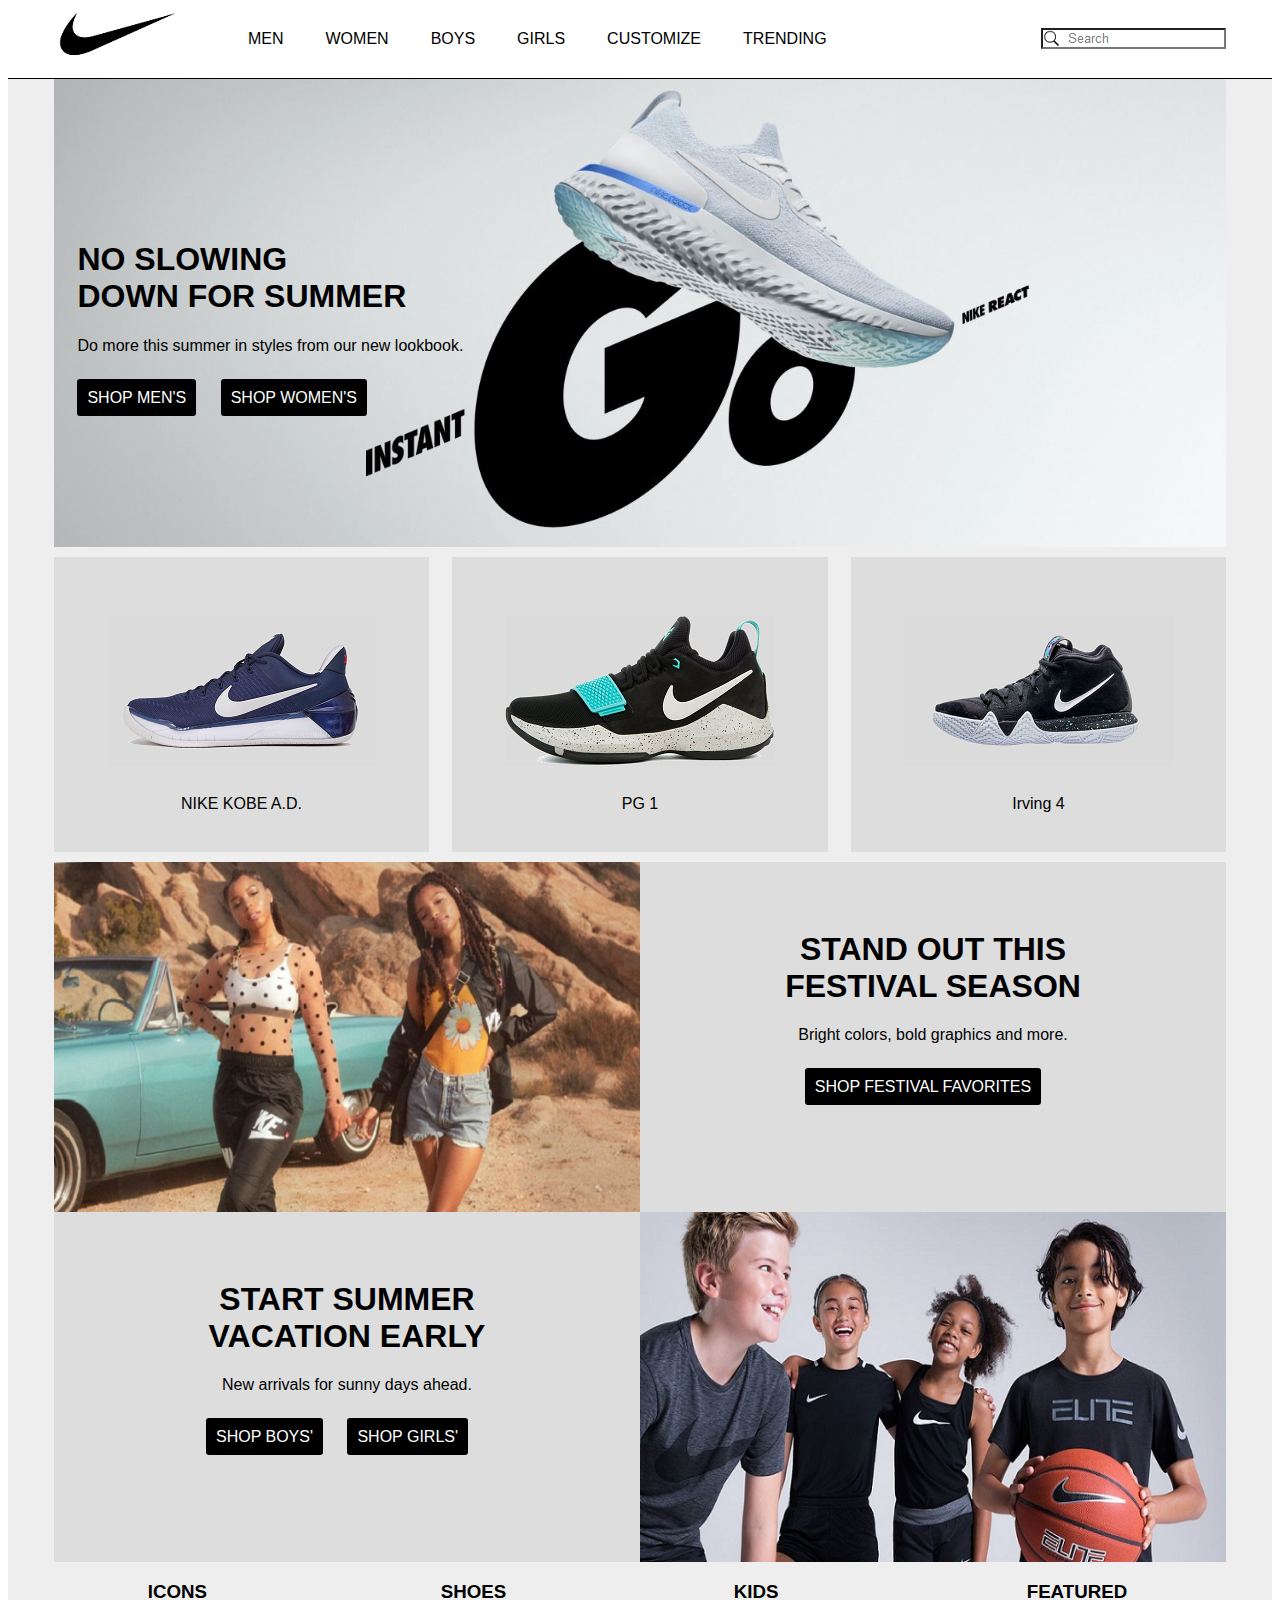
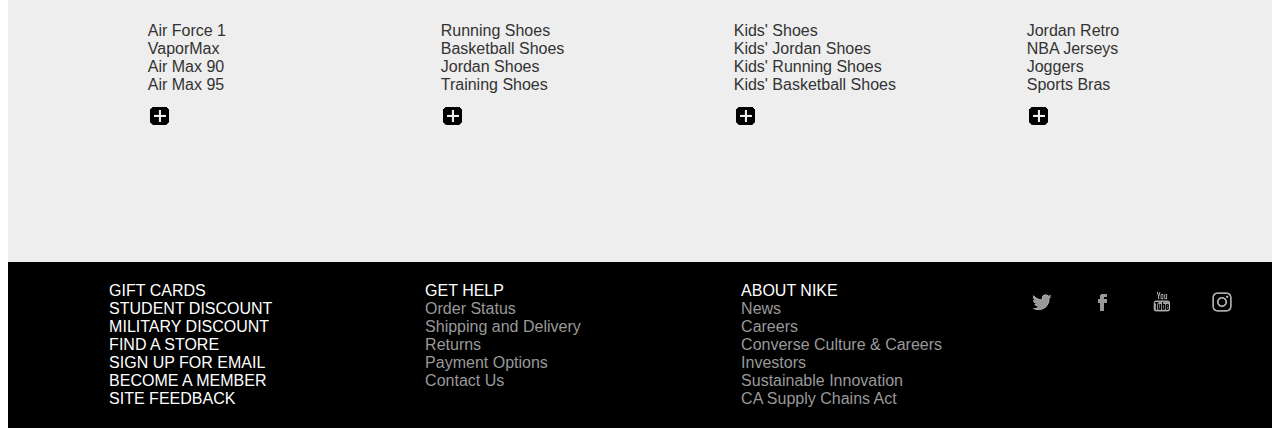
<file: Hw12-2/index.html>
<!DOCTYPE html>
<html>
	<head>
		<meta charset="utf-8">
		<meta name="viewport" content="width=device-width, initial-scale=1.0">
		<title>Hw12-2_105590015</title>
		<link rel="stylesheet" href="./css/style.css">
	</head>
	
	<body>
		<header class="clear">
			<img class="logo float_left" src="./images/img_logo.png" alt="logo">
			
			<form class="search display-none float_right">
				<input type="text" name="search">
			</form>
			
			<div class="center float_right">
				<table class="list center_child">
					<tr>
						<td class="category"><a href="https://www.nike.com/us/en_us/c/men">MEN</a></td>
						<td class="category"><a href="https://www.nike.com/us/en_us/c/women">WOMEN</a></td>
						<td class="category"><a href="https://www.nike.com/us/en_us/c/boys">BOYS</a></td>
						<td class="category"><a href="https://www.nike.com/us/en_us/c/girls">GIRLS</a></td>
						<td class="category display-none"><a href="https://www.nike.com/us/en_us/c/nikeid">CUSTOMIZE</a></td>
						<td class="category"><a href="https://www.nike.com/us/en_us/c/icons">TRENDING</a></td>
					<tr>
				</table>
				
				<table class="phone-list center_child">
					<tr>
						<td></td>
						<td class="category"><a href="https://www.nike.com/us/en_us/c/men">MEN</a></td>
						<td></td>
						<td class="category"><a href="https://www.nike.com/us/en_us/c/women">WOMEN</a></td>
						<td></td>
					<tr>
					
					<tr>
						<td class="category"><a href="https://www.nike.com/us/en_us/c/boys">BOYS</a></td>
						<td></td>
						<td class="category"><a href="https://www.nike.com/us/en_us/c/girls">GIRLS</a></td>
						<td></td>
						<td class="category"><a href="https://www.nike.com/us/en_us/c/icons">TRENDING</a></td>
					<tr>
				</table>
			</div>
		</header>
		
		<div class="main">
			<div class="main_advertisement">
				<h1>NO SLOWING<br>DOWN FOR SUMMER</h1>
				<p>Do more this summer in styles from our new lookbook.</p>
				<br>
				<a class="button shop-men" href="https://www.nike.com/us/en_us/c/men">SHOP MEN'S</a>
				<a class="button shop-women" href="https://www.nike.com/us/en_us/c/women">SHOP WOMEN'S</a>
			</div>
			
			<div class="clear">
				<div class="commodity float_left commodity_margin">
					<a href="https://www.nike.com/t/kobe-ad-basketball-shoe-rDhGTt"><img src="./images/img_KobeAD.png"></a>
					<br>
					<p>NIKE KOBE A.D.</p>
				</div>
				
				<div class="commodity display-none float_left commodity_margin">
					<a href="https://www.nike.com/us/en_us/c/basketball/pg-1?ref=https%253A%252F%252Fwww.google.com.tw%252F"><img src="./images/img_PG1.png"></a>
					<br>
					<p>PG 1</p>
				</div>
				
				<div class="commodity float_left">
					<a href="https://www.nike.com/t/kyrie-4-mens-basketball-shoe-VgZs63"><img src="./images/img_Irving4.png"></a>
					<br>
					<p>Irving 4</p>
				</div>
			</div>
			
			<div class="advertisement clear">
				<img class="float_left" src="./images/img_advertisement2.png">
				<div class="content float_left">
					<h1>STAND OUT THIS<br>FESTIVAL SEASON</h1>
					<p>Bright colors, bold graphics and more.</p>
					<br>
					<a class="button" href="https://store.nike.com/us/en_us/pw/festival-outfits-lifestyle/oneZsa2">SHOP FESTIVAL FAVORITES</a>
				</div>
			</div>
			
			<div class="advertisement clear">
				<div class="content float_left">
					<h1>START SUMMER<br>VACATION EARLY</h1>
					<p>New arrivals for sunny days ahead.</p>
					<br>
					<a class="button" href="https://www.nike.com/us/en_us/c/boys">SHOP BOYS'</a>
					<a class="button" href="https://www.nike.com/us/en_us/c/girls">SHOP GIRLS'</a>
				</div>
				<img class="float_left" src="./images/img_advertisement3.png">
			</div>
			
			<div class="clear">
				<div class="detail float_left">
					<h3>ICONS</h3>
					<a href="https://store.nike.com/us/en_us/pw/air-force-1-shoes/816Zoi3">Air Force 1</a>
					<br><br class="phone">
					<a href="https://store.nike.com/us/en_us/pw/vapormax-shoes/126eZoi3">VaporMax</a>
					<br><br class="phone">
					<a class="display-none" href="https://store.nike.com/us/en_us/pw/air-max-90-shoes/opdZoi3">Air Max 90</a>
					<br class="display-none">
					<a class="display-none" href="https://store.nike.com/us/en_us/pw/air-max-95-shoes/pg5Zoi3">Air Max 95</a>
					<br class="display-none">
					<a href="https://www.nike.com/us/en_us/"><img src="./images/btn_read_more.png" alt="read more"></a>
				</div>
				
				<div class="detail float_left">
					<h3>SHOES</h3>
					<a href="https://store.nike.com/us/en_us/pw/running-shoes/8yzZoi3">Running Shoes</a>
					<br><br class="phone">
					<a href="https://store.nike.com/us/en_us/pw/basketball-shoes/8r1Zoi3">Basketball Shoes</a>
					<br><br class="phone">
					<a class="display-none" href="https://store.nike.com/us/en_us/pw/jordan-shoes/ofqZoi3">Jordan Shoes</a>
					<br class="display-none">
					<a class="display-none" href="https://store.nike.com/us/en_us/pw/gym-training-shoes/9hkZoi3">Training Shoes</a>
					<br class="display-none">
					<a href="https://www.nike.com/us/en_us/"><img src="./images/btn_read_more.png" alt="read more"></a>
				</div>
				
				<div class="detail float_left">
					<h3>KIDS</h3>
					<a href="https://store.nike.com/us/en_us/pw/kids-shoes/1meZoi3">Kids' Shoes</a>
					<br><br class="phone">
					<a href="https://store.nike.com/us/en_us/pw/kids-jordan-shoes/1meZofqZoi3">Kids' Jordan Shoes</a>
					<br><br class="phone">
					<a class="display-none" href="https://store.nike.com/us/en_us/pw/kids-running-shoes/1meZ8yzZoi3">Kids' Running Shoes</a>
					<br class="display-none">
					<a class="display-none" href="https://store.nike.com/us/en_us/pw/kids-basketball-shoes/1meZ8r1Zoi3">Kids' Basketball Shoes</a>
					<br class="display-none">
					<a href="https://www.nike.com/us/en_us/"><img src="./images/btn_read_more.png" alt="read more"></a>
				</div>
				
				<div class="detail float_left">
					<h3>FEATURED</h3>
					<a href="https://store.nike.com/us/en_us/pw/jordan-retro/ofqZnsk">Jordan Retro</a>
					<br><br class="phone">
					<a href="https://store.nike.com/us/en_us/pw/nba-jerseys/sa6Zoeo">NBA Jerseys</a>
					<br><br class="phone">
					<a class="display-none" href="https://store.nike.com/us/en_us/pw/joggers-sweatpants/pfo">Joggers</a>
					<br class="display-none">
					<a class="display-none" href="https://store.nike.com/us/en_us/pw/womens-sports-bras/7ptZobo">Sports Bras</a>
					<br class="display-none">
					<a href="https://www.nike.com/us/en_us/"><img src="./images/btn_read_more.png" alt="read more"></a>
				</div>
			</div>
		</div> <!-- main -->
		
		<footer class="clear">
			<div class="information float_left">
				<a href="https://store.nike.com/us/en_us/?l=shop%2Cgift_cards">GIFT CARDS</a>
				<br>
				<a href="https://www.nike.com/us/en_us/c/help/student-discount">STUDENT DISCOUNT</a>
				<br>
				<a href="https://help-en-us.nike.com/app/answer/article/military-discount/a_id/35658/country/us">MILITARY DISCOUNT</a>
				<br>
				<a href="https://www.nike.com/us/en_us/retail/">FIND A STORE</a>
				<br>
				<a href="https://store.nike.com/us/en_us/?l=shop%2Cemail_signup">SIGN UP FOR EMAIL</a>
				<br>
				<a href="https://www.nike.com/us/en_us/s/register">BECOME A MEMBER</a>
				<br>
				<a href="https://www.nike.com/us/en_us/#usabilla-button">SITE FEEDBACK</a>
			</div>
			
			<div class="information float_left">
				<a href="https://help-en-us.nike.com/">GET HELP</a>
				<br>
				<a class="gray" href="https://store.nike.com/us/en_us/orders">Order Status</a>
				<br>
				<a class="gray" href="https://help-en-us.nike.com/app/answers/detail/article/shipping-delivery">Shipping and Delivery</a>
				<br>
				<a class="gray" href="https://help-en-us.nike.com/app/answers/detail/article/returns-policy/country/us">Returns</a>
				<br>
				<a class="gray" href="https://help-en-us.nike.com/app/answers/detail/article/payment-options">Payment Options</a>
				<br>
				<a class="gray" href="https://help-en-us.nike.com/">Contact Us</a>
			</div>
			
			<div class="information float_left">
				<a href="http://about.nike.com/">ABOUT NIKE</a>
				<br>
				<a class="gray" href="http://news.nike.com/">News</a>
				<br>
				<a class="gray" href="https://jobs.nike.com/">Careers</a>
				<br>
				<a class="gray" href="https://jobs.converse.com/">Converse Culture & Careers</a>
				<br>
				<a class="gray" href="http://investors.nike.com/">Investors</a>
				<br>
				<a class="gray" href="https://www.nike.com/us/en_us/c/sustainability">Sustainable Innovation</a>
				<br>
				<a class="gray" href="https://help-en-us.nike.com/app/answers/detail/article/supply-chain">CA Supply Chains Act</a>
			</div>
			
			<div class="phone-information float_left">
				<a href="https://help-en-us.nike.com/">GET HELP</a>
				<br><br>
				<a href="https://store.nike.com/us/en_us/?l=shop%2Cgift_cards">GIFT CARDS</a>
				<br><br>
				<a href="https://www.nike.com/us/en_us/c/help/student-discount">STUDENT DISCOUNT</a>
				<br><br>
				<a href="https://help-en-us.nike.com/app/answer/article/military-discount/a_id/35658/country/us">MILITARY DISCOUNT</a>
				<br><br>
				<a href="https://www.nike.com/us/en_us/retail/">FIND A STORE</a>
			</div>
			
			<div class="phone-information float_left">
				<a href="http://about.nike.com/">ABOUT NIKE</a>
				<br><br>
				<a href="https://store.nike.com/us/en_us/?l=shop%2Cemail_signup">SIGN UP FOR EMAIL</a>
				<br><br>
				<a href="https://www.nike.com/us/en_us/s/register">BECOME A MEMBER</a>
				<br><br>
				<a href="https://www.nike.com/us/en_us/#usabilla-button">SITE FEEDBACK</a>
			</div>
			
			<a class="web_icon float_right" href="http://instagram.com/nike"><img src="./images/btn_instagram.png" alt="instagram"></a>
			<a class="web_icon float_right" href="https://www.youtube.com/user/nike"><img src="./images/btn_youtube.png" alt="youtube"></a>
			<a class="web_icon float_right" href="https://www.facebook.com/nike"><img src="./images/btn_facebook.png" alt="facebook"></a>
			<a class="web_icon float_right" href="https://twitter.com/Nike"><img src="./images/btn_twitter.png" alt="twitter"></a>
		</footer>
	</body>
</html>
</file>
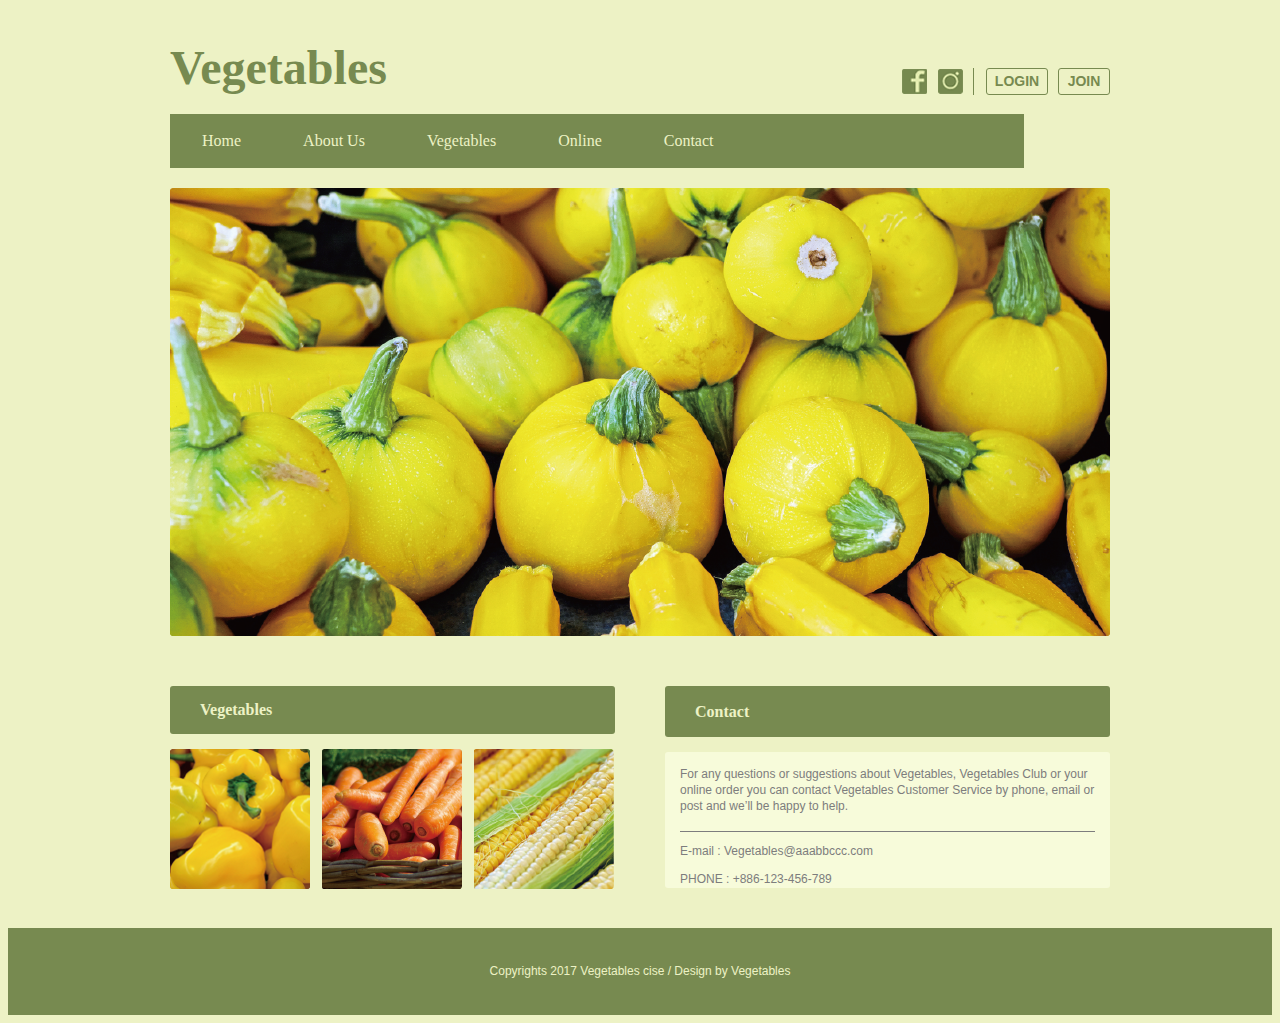
<file: Hw3/index.html>
<!DOCTYPE html>
<html>
<head>
	<meta charset="utf-8">
	<title>Hw3_105590015</title>
	<link rel="stylesheet" href="./css/style.css">
</head>

<body>
	<div class="container">	
		<header class="clear">
			<h1>Vegetables</h1>
			
			<p class="join box">JOIN</p>
			<p class="login box">LOGIN</p>
			
			<table>
				<td><img src="./images/btn_facebook.png" alt="facebook"><td>
				<td class="divider-right"><img src="./images/btn_instagram.png" alt="instagram"></td>
			</table>
		</header>
		
		<div class="main clear">
			<table>
				<tr>
					<td class="normal">Home</td>
					<td class="normal">About Us</td>
					<td class="normal">Vegetables</td>
					<td class="normal">Online</td>
					<td class="extend">Contact</td>
				</tr>
			</table>
			
			<img id="pumpkin" src="./images/img_main_pumpkin.png" alt="pumpkin">
			
			<div id="vegetables">
				<h3>Vegetables</h3>
				<img class="picturePaddingRight" src="./images/img_vegetables_pepper.png" alt="pepper">
				<img class="picturePaddingRight" src="./images/img_vegetables_carrot.png" alt="carrot">
				<img src="./images/img_vegetables_corn.png" alt="corn">
			</div> <!-- vegetables -->
			
			<div id="contact">
				<h3>Contact</h3>
				
				<div class="content">
					<p class="divider-bottom">For any questions or suggestions about Vegetables, Vegetables Club or your online order you can contact Vegetables Customer Service by phone, email or post and we’ll be happy to help.</p>
					<p>E-mail : Vegetables@aaabbccc.com</p>
					<p>PHONE : +886-123-456-789</p>
				</div> <!--contact-content -->
			</div> <!-- contact -->
		</div> <!-- main -->
	</div> <!-- container -->
</body>

<footer>
	<p>Copyrights 2017 Vegetables cise / Design by Vegetables</p>
</footer>
</html>
</file>
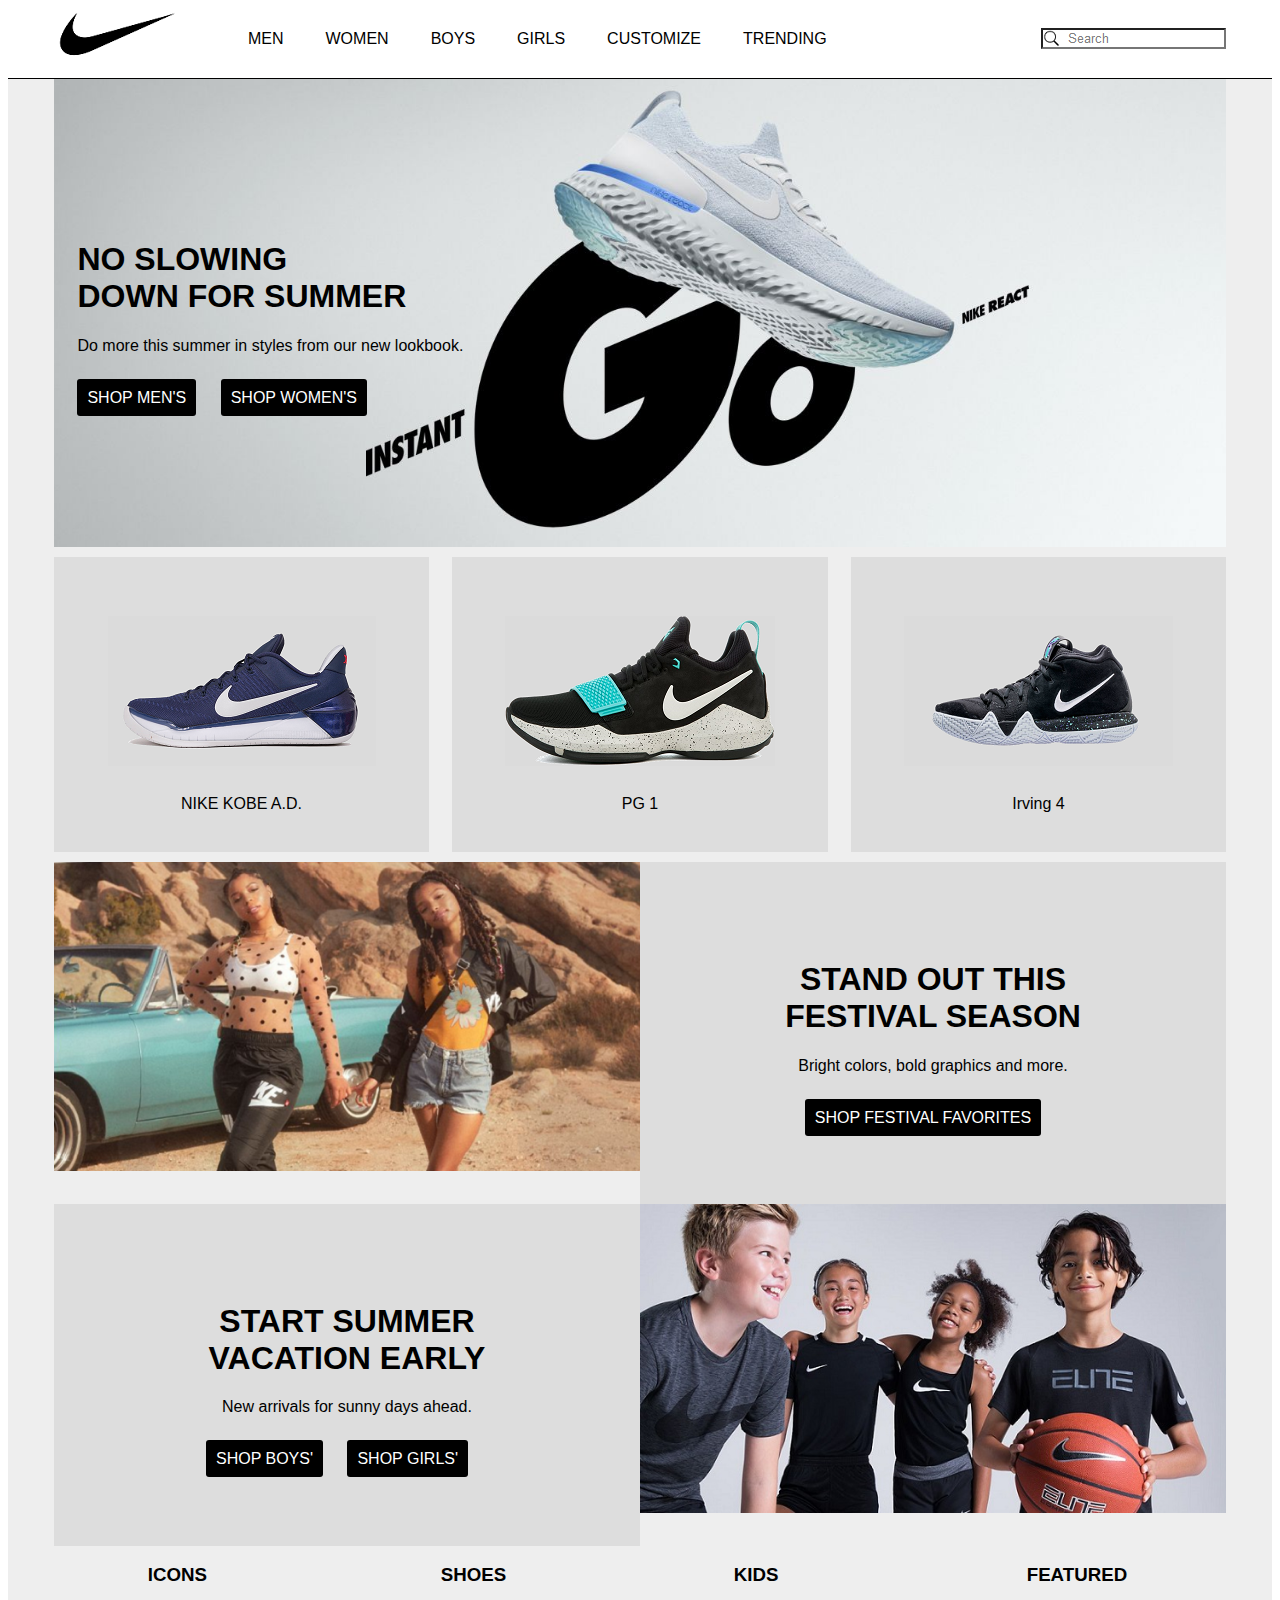
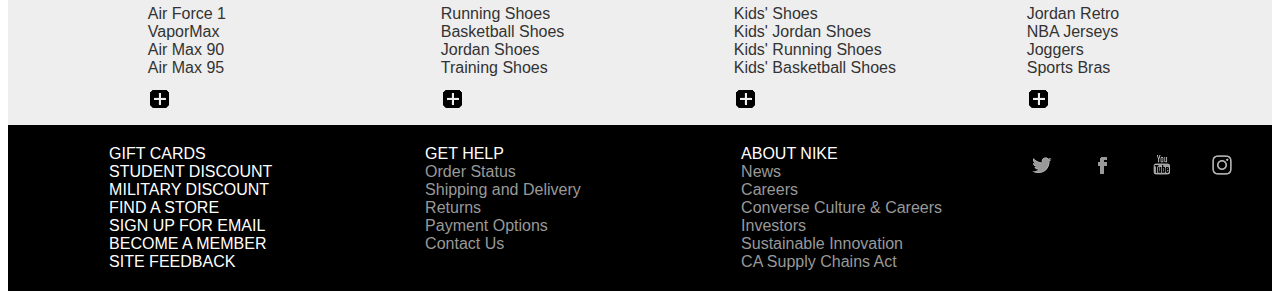
<file: Hw5-2/index.html>
<!DOCTYPE html>
<html>
	<head>
		<meta charset="utf-8">
		<title>Hw5-2_105590015</title>
		<link rel="stylesheet" href="./css/style.css">
	</head>
	
	<body>
		<header class="clear">
			<img class="logo float_left" src="./images/img_logo.png" alt="logo">
			
			<form class="search float_right">
				<input type="text" name="search">
			</form>
			
			<div class="center float_right">
				<table class="center_child">
					<tr>
						<td class="category"><a href="https://www.nike.com/us/en_us/c/men">MEN</a></td>
						<td class="category"><a href="https://www.nike.com/us/en_us/c/women">WOMEN</a></td>
						<td class="category"><a href="https://www.nike.com/us/en_us/c/boys">BOYS</a></td>
						<td class="category"><a href="https://www.nike.com/us/en_us/c/girls">GIRLS</a></td>
						<td class="category"><a href="https://www.nike.com/us/en_us/c/nikeid">CUSTOMIZE</a></td>
						<td class="category"><a href="https://www.nike.com/us/en_us/c/icons">TRENDING</a></td>
					<tr>
				</table>
			</div>
		</header>
		
		<div class="main">
			<div class="main_advertisement">
				<h1>NO SLOWING<br>DOWN FOR SUMMER</h1>
				<p>Do more this summer in styles from our new lookbook.</p>
				<br>
				<a class="button" href="https://www.nike.com/us/en_us/c/men">SHOP MEN'S</a>
				<a class="button" href="https://www.nike.com/us/en_us/c/women">SHOP WOMEN'S</a>
			</div>
			
			<div class="clear">
				<div class="commodity float_left commodity_margin">
					<a href="https://www.nike.com/t/kobe-ad-basketball-shoe-rDhGTt"><img src="./images/img_KobeAD.png"></a>
					<br>
					<p>NIKE KOBE A.D.</p>
				</div>
				
				<div class="commodity float_left commodity_margin">
					<a href="https://www.nike.com/us/en_us/c/basketball/pg-1?ref=https%253A%252F%252Fwww.google.com.tw%252F"><img src="./images/img_PG1.png"></a>
					<br>
					<p>PG 1</p>
				</div>
				
				<div class="commodity float_left">
					<a href="https://www.nike.com/t/kyrie-4-mens-basketball-shoe-VgZs63"><img src="./images/img_Irving4.png"></a>
					<br>
					<p>Irving 4</p>
				</div>
			</div>
			
			<div class="advertisement clear">
				<img class="float_left" src="./images/img_advertisement2.png">
				<div class="content float_left">
					<h1>STAND OUT THIS<br>FESTIVAL SEASON</h1>
					<p>Bright colors, bold graphics and more.</p>
					<br>
					<a class="button" href="https://store.nike.com/us/en_us/pw/festival-outfits-lifestyle/oneZsa2">SHOP FESTIVAL FAVORITES</a>
				</div>
			</div>
			
			<div class="advertisement clear">
				<div class="content float_left">
					<h1>START SUMMER<br>VACATION EARLY</h1>
					<p>New arrivals for sunny days ahead.</p>
					<br>
					<a class="button" href="https://www.nike.com/us/en_us/c/boys">SHOP BOYS'</a>
					<a class="button" href="https://www.nike.com/us/en_us/c/girls">SHOP GIRLS'</a>
				</div>
				<img class="float_left" src="./images/img_advertisement3.png">
			</div>
			
			<div class="clear">
				<div class="detail float_left">
					<h3>ICONS</h3>
					<a href="https://store.nike.com/us/en_us/pw/air-force-1-shoes/816Zoi3">Air Force 1</a>
					<br>
					<a href="https://store.nike.com/us/en_us/pw/vapormax-shoes/126eZoi3">VaporMax</a>
					<br>
					<a href="https://store.nike.com/us/en_us/pw/air-max-90-shoes/opdZoi3">Air Max 90</a>
					<br>
					<a href="https://store.nike.com/us/en_us/pw/air-max-95-shoes/pg5Zoi3">Air Max 95</a>
					<br>
					<a href="https://www.nike.com/us/en_us/"><img src="./images/btn_read_more.png" alt="read more"></a>
				</div>
				
				<div class="detail float_left">
					<h3>SHOES</h3>
					<a href="https://store.nike.com/us/en_us/pw/running-shoes/8yzZoi3">Running Shoes</a>
					<br>
					<a href="https://store.nike.com/us/en_us/pw/basketball-shoes/8r1Zoi3">Basketball Shoes</a>
					<br>
					<a href="https://store.nike.com/us/en_us/pw/jordan-shoes/ofqZoi3">Jordan Shoes</a>
					<br>
					<a href="https://store.nike.com/us/en_us/pw/gym-training-shoes/9hkZoi3">Training Shoes</a>
					<br>
					<a href="https://www.nike.com/us/en_us/"><img src="./images/btn_read_more.png" alt="read more"></a>
				</div>
				
				<div class="detail float_left">
					<h3>KIDS</h3>
					<a href="https://store.nike.com/us/en_us/pw/kids-shoes/1meZoi3">Kids' Shoes</a>
					<br>
					<a href="https://store.nike.com/us/en_us/pw/kids-jordan-shoes/1meZofqZoi3">Kids' Jordan Shoes</a>
					<br>
					<a href="https://store.nike.com/us/en_us/pw/kids-running-shoes/1meZ8yzZoi3">Kids' Running Shoes</a>
					<br>
					<a href="https://store.nike.com/us/en_us/pw/kids-basketball-shoes/1meZ8r1Zoi3">Kids' Basketball Shoes</a>
					<br>
					<a href="https://www.nike.com/us/en_us/"><img src="./images/btn_read_more.png" alt="read more"></a>
				</div>
				
				<div class="detail float_left">
					<h3>FEATURED</h3>
					<a href="https://store.nike.com/us/en_us/pw/jordan-retro/ofqZnsk">Jordan Retro</a>
					<br>
					<a href="https://store.nike.com/us/en_us/pw/nba-jerseys/sa6Zoeo">NBA Jerseys</a>
					<br>
					<a href="https://store.nike.com/us/en_us/pw/joggers-sweatpants/pfo">Joggers</a>
					<br>
					<a href="https://store.nike.com/us/en_us/pw/womens-sports-bras/7ptZobo">Sports Bras</a>
					<br>
					<a href="https://www.nike.com/us/en_us/"><img src="./images/btn_read_more.png" alt="read more"></a>
				</div>
			</div>
		</div> <!-- main -->
		
		<footer class="clear">
			<div class="information float_left">
				<a href="https://store.nike.com/us/en_us/?l=shop%2Cgift_cards">GIFT CARDS</a>
				<br>
				<a href="https://www.nike.com/us/en_us/c/help/student-discount">STUDENT DISCOUNT</a>
				<br>
				<a href="https://help-en-us.nike.com/app/answer/article/military-discount/a_id/35658/country/us">MILITARY DISCOUNT</a>
				<br>
				<a href="https://www.nike.com/us/en_us/retail/">FIND A STORE</a>
				<br>
				<a href="https://store.nike.com/us/en_us/?l=shop%2Cemail_signup">SIGN UP FOR EMAIL</a>
				<br>
				<a href="https://www.nike.com/us/en_us/s/register">BECOME A MEMBER</a>
				<br>
				<a href="https://www.nike.com/us/en_us/#usabilla-button">SITE FEEDBACK</a>
			</div>
			
			<div class="information float_left">
				<a href="https://help-en-us.nike.com/">GET HELP</a>
				<br>
				<a class="gray" href="https://store.nike.com/us/en_us/orders">Order Status</a>
				<br>
				<a class="gray" href="https://help-en-us.nike.com/app/answers/detail/article/shipping-delivery">Shipping and Delivery</a>
				<br>
				<a class="gray" href="https://help-en-us.nike.com/app/answers/detail/article/returns-policy/country/us">Returns</a>
				<br>
				<a class="gray" href="https://help-en-us.nike.com/app/answers/detail/article/payment-options">Payment Options</a>
				<br>
				<a class="gray" href="https://help-en-us.nike.com/">Contact Us</a>
			</div>
			
			<div class="information float_left">
				<a href="http://about.nike.com/">ABOUT NIKE</a>
				<br>
				<a class="gray" href="http://news.nike.com/">News</a>
				<br>
				<a class="gray" href="https://jobs.nike.com/">Careers</a>
				<br>
				<a class="gray" href="https://jobs.converse.com/">Converse Culture & Careers</a>
				<br>
				<a class="gray" href="http://investors.nike.com/">Investors</a>
				<br>
				<a class="gray" href="https://www.nike.com/us/en_us/c/sustainability">Sustainable Innovation</a>
				<br>
				<a class="gray" href="https://help-en-us.nike.com/app/answers/detail/article/supply-chain">CA Supply Chains Act</a>
			</div>
			
			<a class="web_icon float_right" href="http://instagram.com/nike"><img src="./images/btn_instagram.png" alt="instagram"></a>
			<a class="web_icon float_right" href="https://www.youtube.com/user/nike"><img src="./images/btn_youtube.png" alt="youtube"></a>
			<a class="web_icon float_right" href="https://www.facebook.com/nike"><img src="./images/btn_facebook.png" alt="facebook"></a>
			<a class="web_icon float_right" href="https://twitter.com/Nike"><img src="./images/btn_twitter.png" alt="twitter"></a>
		</footer>
	</body>
</html>
</file>
<file: Hw12-2/css/style.css>
@media screen and (min-width: 1200px) {
html {
	font-family: Arial;
}

a {
	color: black;
	text-decoration: none
}

header {
	border-bottom: 1px solid black;
	padding-bottom: 6px;
}

footer {
	background-color: black;
}

footer a {
	color: white;
}

.main {
	background-color: #eeeeee;
	padding-left: 46px;
	padding-right: 46px;
}

.float_left {
	float: left;
}

.float_right {
	float: right;
}

.clear:after {
	content:"";
	display: block;
	clear: both;
}

.logo {
	margin-left: 46px;
}

.center {
	position: relative;
	left: -30%;
}

.center_child {
	position: relative;
	left: 30%;
}

.phone-list {
	display:none;
}

.category {
	padding: 20px 20px;
}

.search {
	margin-right: 46px;
}

.search input {
	margin-top: 20px;
	background-image: url("../images/img_search.png");
}

.search input:focus {
	background-image: none;
}

.button {
	color: white;
	background-color: black;
	padding: 10px 10px;
	margin-right: 20px;
	border-radius: 3px;
}

.button:hover {
	background-color: #404040;
}

.button:active {
	background-color: #7F7F7F;
}

.main_advertisement {
	background-image: url("../images/img_advertisement1.png");
	background-repeat: no-repeat;
	background-size: cover;
	padding: 12% 0% 12% 2%;
	margin-bottom: 10px;
}

.commodity {
	width: 32%;
	background-color: #dddddd;
	padding: 5% 0% 2% 0%;
	margin-bottom: 10px;
}

.commodity img {
	display: block;
    margin-left: auto;
    margin-right: auto;
}

.commodity p {
	margin-top: 3%;
	text-align: center;
}

.commodity_margin {
	margin-right: 2%;
}

.advertisement img {
    width:50%;  
	height:350px;
}

.advertisement .content{
	width: 50%;
	height:350px;
	background-color: #dddddd;
	padding:0px;
	text-align: center;
}

.advertisement .content h1{
	padding-top: 8%;
}

.detail {
	width: 17%;
	height:300px;
	padding-left: 8%;
}

.detail a {
	color: #333333;
}

.detail img {
	margin: 5% 0%;
}

.phone {
	display:none;
}

.phone-information {
	display:none;
}

.information {
	width: 17%;
	padding-left: 8%;
	margin: 20px 0px;
}

.gray {
	color: #999999;
}

.web_icon {
	margin: 30px 40px 0px 0px;
}
}

@media screen and (max-width: 768px) {
html {
	font-family: Arial;
}

a {
	color: black;
	text-decoration: none
}

header {
	border-bottom: 1px solid black;
	padding-bottom: 6px;
}

footer {
	background-color: black;
}

footer a {
	color: white;
}

.main {
	background-color: #eeeeee;
	padding-left: 46px;
	padding-right: 46px;
}

.float_left {
	float: left;
}

.float_right {
	float: right;
}

.display-none {
	display:none;
}

.clear:after {
	content:"";
	display: block;
	clear: both;
}

.logo {
	margin-left: 46px;
}

.center {
	position: relative;
	left: -15%;
}

.center_child {
	position: relative;
	left: 15%;
}

.phone-list {
	display:none;
}

.category {
	padding: 20px 25px;
}

.button {
	color: white;
	background-color: black;
	padding: 10px 10px;
	margin-right: 20px;
	border-radius: 3px;
}

.button:hover {
	background-color: #404040;
}

.button:active {
	background-color: #7F7F7F;
}

.main_advertisement {
	background-image: url("../images/img_advertisement1.png");
	background-repeat: no-repeat;
	background-size: cover;
	padding: 1% 0% 13% 2%;
	margin-bottom: 10px;
}

.main_advertisement h1 {
	font-size:24px;
}

.main_advertisement p {
	width:40%;
	margin-top:-2%;
}

.shop-men {
	top:220px;
	left:75.5%;
	position:absolute;
}

.shop-women {
	top:270px;
	left:72%;
	position:absolute;
}

.commodity {
	width: 49%;
	background-color: #dddddd;
	padding: 5% 0% 2% 0%;
	margin-bottom: 10px;
}

.commodity img {
	display: block;
    margin-left: auto;
    margin-right: auto;
}

.commodity p {
	margin-top: 3%;
	text-align: center;
}

.commodity_margin {
	margin-right: 2%;
}

.advertisement img {
    width:50%; 
	height:180px;	
}

.advertisement .content{
	width: 50%;
	height:180px;
	background-color: #dddddd;
	padding: 0px 0px;
	margin:0px 0px;
	text-align: center;
}

.advertisement .content h1 {
	font-size:28px;
}

.advertisement .content p {
	margin-top:-4%;
	margin-bottom:2.5%;
}

.advertisement .content a {
	margin:0% auto;
}

.detail {
	width:20%;
	padding-left:5%;
}

.detail a {
	font-size:14px;
	color: #333333;
}

.information {
	display:none;
}

.phone-information {
	width: 25%;
	padding-left: 8%;
	margin: 20px 0px;
}

.gray {
	color: #999999;
}

.web_icon {
	margin: 30px 35px 0px 0px;
}

.web_icon img{
	width:150%;
}
}

@media screen and (max-width: 480px) {
html {
	font-family: Arial;
}

a {
	color: black;
	text-decoration: none
}

header {
	width:100%;
	border-bottom: 1px solid black;
	padding:0px 0px 6px 0px;
}

body {
	width:100%;
	padding:0px 0px;
}

footer {
	background-color: black;
}

footer a {
	color: white;
}

.main {
	background-color: #eeeeee;
	padding:0px 0px;
}

.float_left {
	float: left;
}

.float_right {
	float: right;
}

.display-none {
	display:none;
}

.clear:after {
	content:"";
	display: block;
	clear: both;
}

.logo {
	margin:5px 0px 0px 0px;
	left:0px;
	width:25%;
}

.center {
	position: relative;
	left: -18%;
}

.center_child {
	position: relative;
	left: 18%;
}

.list {
	display:none;
}

.phone-list {
	display:inline;
	margin:0px 0px;
}

.category {
	font-size:12px;
	text-align:center;
	padding: 5px 0px;
	width:35px;
}

.button {
	font-size:9px;
	color: white;
	background-color: black;
	padding: 6px 10px;
	border-radius: 3px;
	margin:0px 0px;
}

.button:hover {
	background-color: #404040;
}

.button:active {
	background-color: #7F7F7F;
}

.main_advertisement {
	background-image: url("../images/img_advertisement1.png");
	background-repeat: no-repeat;
	background-size: cover;
	padding: 1% 0% 12% 2%;
	margin-bottom: 10px;
}

.main_advertisement h1 {
	font-size:14px;
}

.main_advertisement p {
	font-size:10px;
	width:40%;
	margin-top:-2%;
}

.shop-men {
	position:abosulte;
	top:150px;
	left:77.5%;
	width:60px;
}

.shop-women {
	position:abosulte;
	top:180px;
	left:72%;
	width:80px;
}

.commodity {
	width: 49%;
	background-color: #dddddd;
	padding: 5% 0% 2% 0%;
	margin-bottom: 10px;
}

.commodity img {
	display: block;
	width: 100%;
    margin-left: auto;
    margin-right: auto;
}

.commodity p {
	font-size:10px;
	margin-top: 3%;
	text-align: center;
}

.commodity_margin {
	margin-right: 2%;
}

.advertisement img {
    width:50%;  
	height:100px;
}

.advertisement .content{
	width: 50%;
	height:100px;
	background-color: #dddddd;
	text-align: center;
	padding:0px;
	margin:0px;
}

.advertisement .content h1 {
	font-size:16px;
}

.advertisement .content p {
	font-size:9px;
	margin-bottom:-5%;
}

.advertisement .content a {
	margin:0% auto;
}

.detail {
	width:22%;
	padding-left:3%;
}

.detail h3 {
	font-size:12px;
}

.detail a {
	font-size:9px;
	color: #333333;
}

.information {
	display:none;
}

.phone-information {
	width: 28%;
	font-size:9px;
	padding-left: 3%;
	margin: 10px 0px;
}

.gray {
	color: #999999;
}

.web_icon {
	margin: 10px 10px 0px 0px;
}

.web_icon img{
	width:80%;
}
}
</file>
<file: Hw3/css/style.css>
html {
	background-color: #EDF2C5;
}

.container {
	max-width: 940px;
	max-height: 1260px;
	margin-left: auto;
	margin-right: auto;
}

.clear:after {
	content:"";
	display: block;
	clear: both;
}

header h1 {
	height: 42px;
	width: 271px;
	font-family: Arial Black;
	font-size: 3em;
	color: #778A50;
	float: left;
}

header table {
	line-height:10px;
	margin-top: 58px;
	float: right;
}

.divider-right {
	padding-left: 4px;
	padding-right :10px;
	border-right:1px solid #778A50;
}

.divider-bottom {
	padding-bottom: 16px;
	border-bottom: 1px solid #7D7D7D;
}

.login {
	width: 60px;
	height: 25px;
	margin-left: 10px;
	margin-right: 10px;
}

.join {
	width: 50px;
	height: 25px;
}

.box {
	float: right;
	margin-top: 60px;
	border: 1px solid #778A50;
	border-radius: 3px;
	font-family: Arial;
	font-weight: bold;
	font-size: 14px;
	line-height:25px;
	text-align: center;
	color: #778A50;
}

.main table {
	background-color: #778A50;
	font-family: Arial Black;
	font-size: 16px;
	color: #EDF2C5;
}

.normal {
	padding: 16px 30px;
}

.extend {
	padding: 16px 308px 16px 30px;
}

#pumpkin {
	padding-top: 20px;
	padding-bottom: 30px;
	width: 100%;
}

#vegetables {
	width: 445px;
	float: left;
	margin-bottom: 35px;
}

#vegetables h3 {
	border-radius: 3px;
	padding:15px 30px;
	margin-bottom: 15px;
	background-color: #778A50;
	font-family: Arial Black;
	font-size: 16px;
	color: #EDF2C5;
}

.picturePaddingRight {
	padding-right: 8px;
}
#contact {
	width: 445px;
	float: right;
	margin-bottom: 35px;
}

#contact h3 {
	border-radius: 3px;
	padding:17px 30px 16px 30px;
	margin-bottom: 15px;
	background-color: #778A50;
	font-family: Arial Black;
	font-size: 16px;
	color: #EDF2C5;
}

#contact .content {
	height: 130px;
	border-radius: 3px;
	padding: 3px 15px;
	background-color: #F7FBDA;
	color: #7D7D7D;
	font-size: 12px;
	font-family: Arial;
	line-height: 1.33;
}

footer {
	padding: 24px 479px 25px 479px;
	background-color: #778A50;
	color: #EDF2C5;
	font-family: Arial;
	font-size: 12px;
	text-align: center;
}
</file>
<file: Hw5-2/css/style.css>
html {
	font-family: Arial;
}

a {
	color: black;
	text-decoration: none
}

header {
	border-bottom: 1px solid black;
	padding-bottom: 6px;
}

footer {
	background-color: black;
}

footer a {
	color: white;
}

.main {
	background-color: #eeeeee;
	padding-left: 46px;
	padding-right: 46px;
}

.float_left {
	float: left;
}

.float_right {
	float: right;
}

.clear:after {
	content:"";
	display: block;
	clear: both;
}

.logo {
	margin-left: 46px;
}

.center {
	position: relative;
	left: -30%;
}
.center_child {
	position: relative;
	left: 30%;
}

.category {
	padding: 20px 20px;
}

.search {
	margin-right: 46px;
}

.search input {
	margin-top: 20px;
	background-image: url("../images/img_search.png");
}

.search input:focus {
	background-image: none;
}

.button {
	color: white;
	background-color: black;
	padding: 10px 10px;
	margin-right: 20px;
	border-radius: 3px;
}

.button:hover {
	background-color: #404040;
}

.button:active {
	background-color: #7F7F7F;
}

.main_advertisement {
	background-image: url("../images/img_advertisement1.png");
	background-repeat: no-repeat;
	background-size: cover;
	padding: 12% 0% 12% 2%;
	margin-bottom: 10px;
}

.commodity {
	width: 32%;
	background-color: #dddddd;
	padding: 5% 0% 2% 0%;
	margin-bottom: 10px;
}

.commodity img {
	display: block;
    margin-left: auto;
    margin-right: auto;
}

.commodity p {
	margin-top: 3%;
	text-align: center;
}

.commodity_margin {
	margin-right: 2%;
}

.advertisement img {
    width:50%;  
}

.advertisement .content{
	width: 50%;
	background-color: #dddddd;
	padding: 6.6% 0% 6.6% 0%;
	text-align: center;
}

.detail {
	width: 17%;
	padding-left: 8%;
}

.detail a {
	color: #333333;
}

.detail img {
	margin: 5% 0%;
}

.information {
	width: 17%;
	padding-left: 8%;
	margin: 20px 0px;
}

.gray {
	color: #999999;
}

.web_icon {
	margin: 30px 40px 0px 0px;
}
</file>
